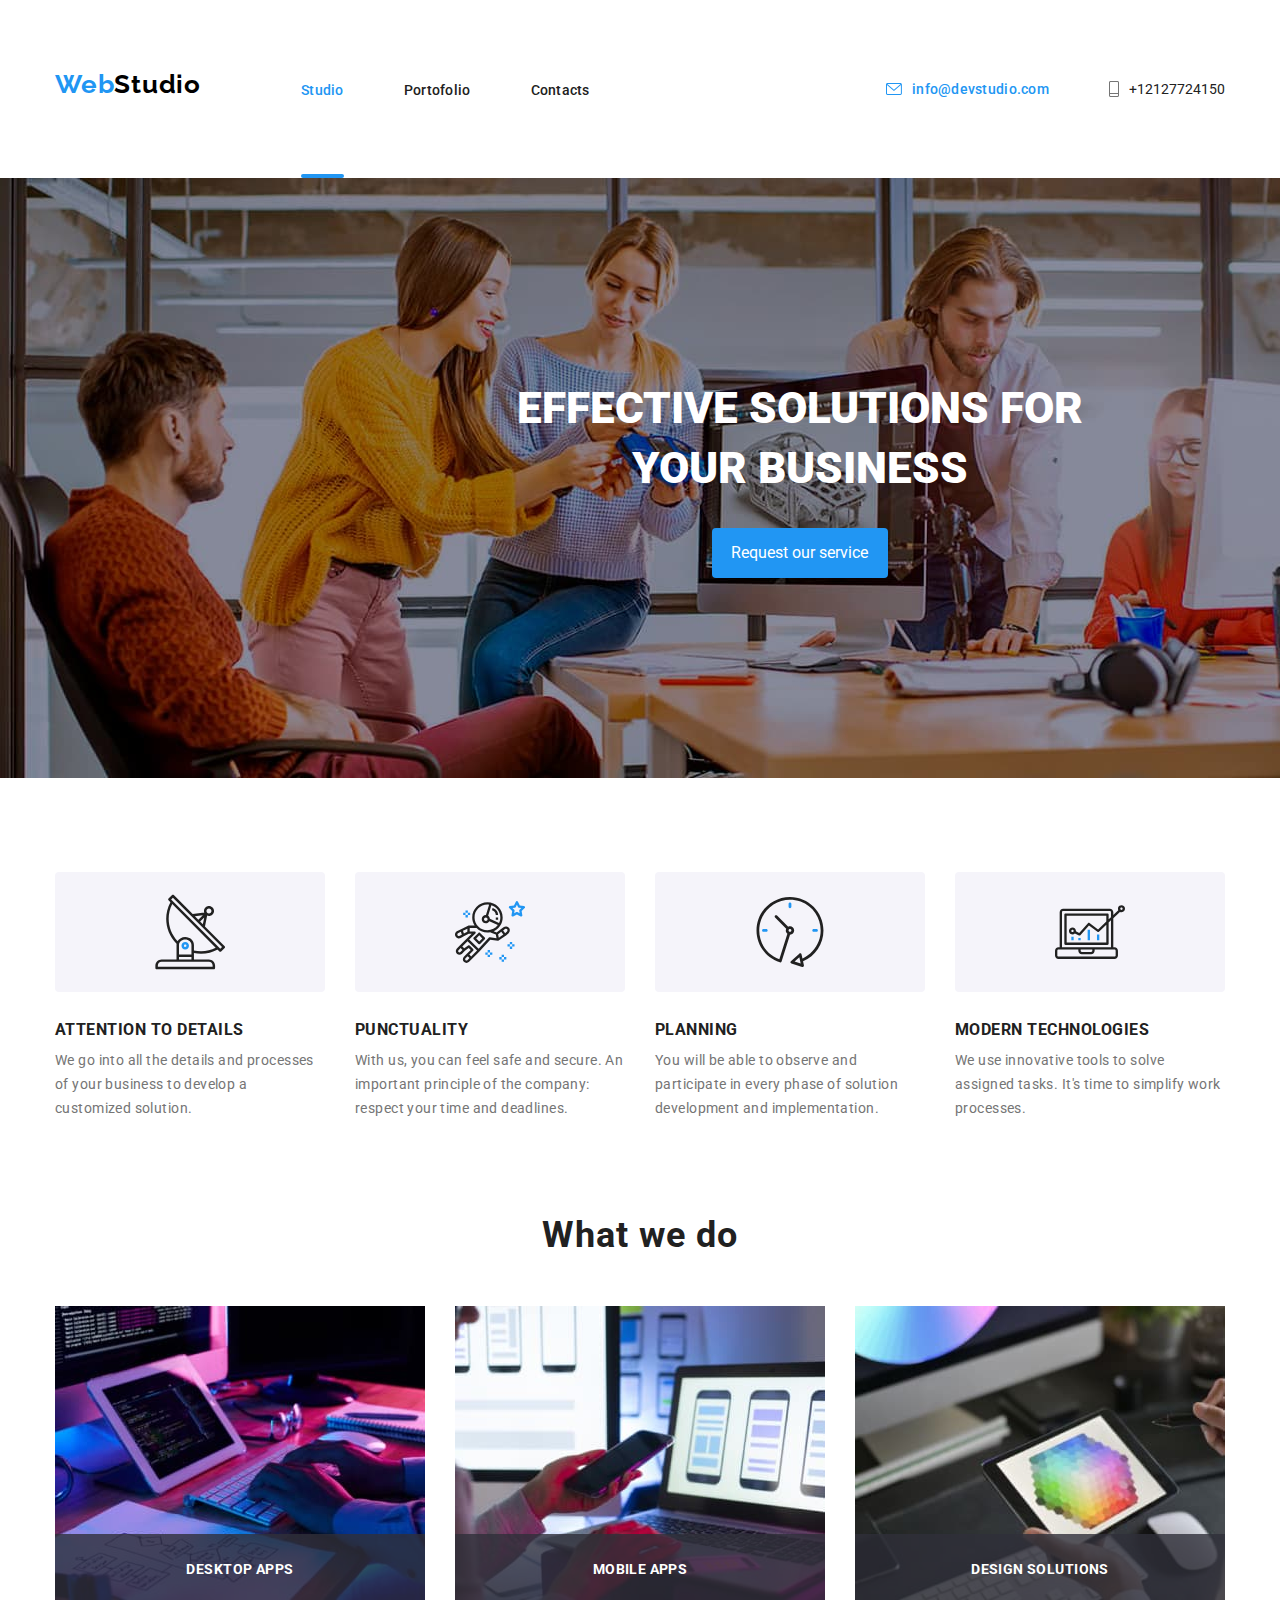
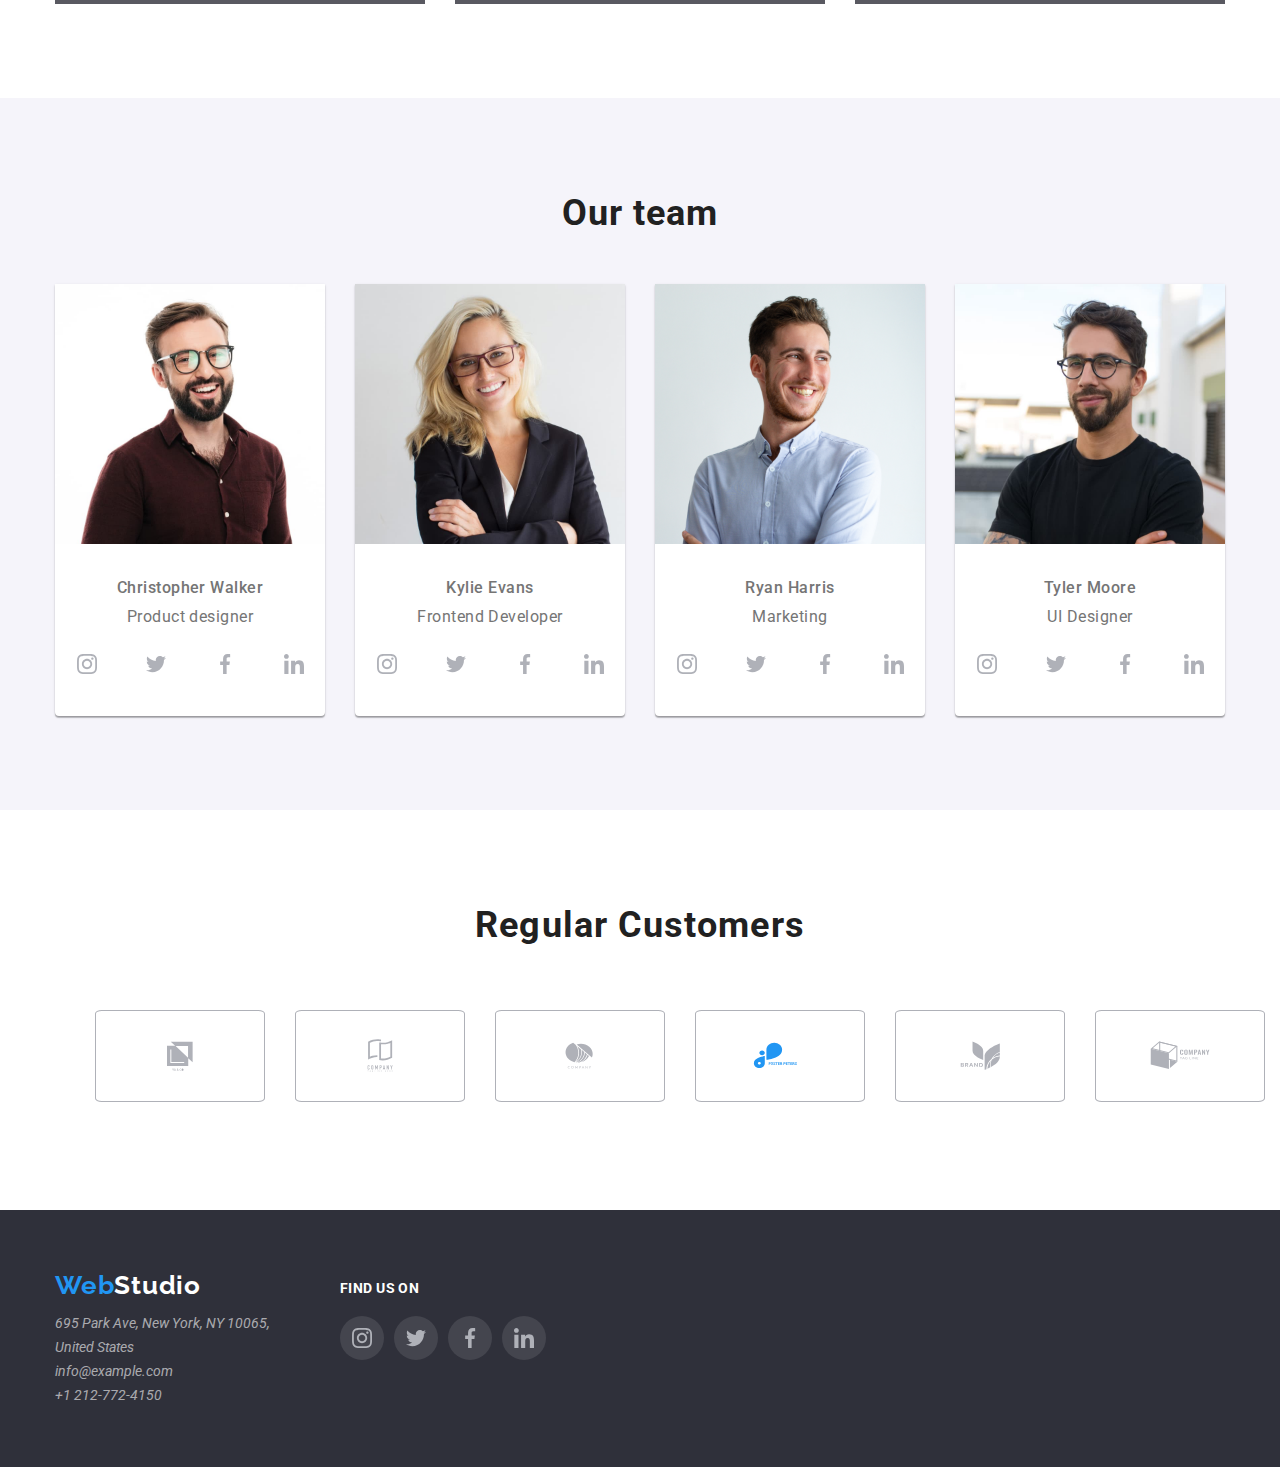
<file: index.html>
<!DOCTYPE html>
<html>
  <head>
    <meta charset="UTF-8" />
    <title>Web Studio</title>
    <link rel="stylesheet" href="./css/styles.css">
    <link rel="stylesheet" href="modern-normalize.css">
   </head>
   
    
    <header class="global-header">
      <div class="container header-container">
      <nav class="nav-container">
        <a class="logo-link" href="./index.html"> <span style="color: #2196F3;">Web</span>Studio</a>
        
      <ul class="navigator-links">
    
      <li class="navigator-link-item" >
        <a class="navigator-link-current-link" href="./index.html" >Studio</a>
      </li>
        <li class="navigator-link-item">
          <a class="navigator-link"href="./portofolio.html">Portofolio</a>
        </li>
        <li class="navigator-link-item">
          <a class="navigator-link"href="/contacts.html">Contacts</a>
        </li>
      </ul>
      </nav>
        <ul class="navigator-contacts">
         <li class ="navigator-link-item">
           <a href = "mailto:info@devstudio.com" class="contact-info-link-current-link" >
           <svg class="contact-icons" width="16" ,height="12">
            <use href="images/icons.svg#icon-mail">

            </use>
           </svg>
           info@devstudio.com
          </a>
         </li>
        
            

          
        </svg>
        
    <li class="navigator-link-item">
      <a href="tel :+12127724150" class="contact-info-link">
        <svg class="contact-icons" width="10" heigh="16">
          <use href ="images/icons.svg#icon-phone">

          </use>
        </svg>
        +12127724150
      </a>
    </li>
  </ul>
        </div>
     
   
     
   
    </header>
    <main>
    <!--Hero-->
    
    <section class="hero">
      <div class ="container hero-container">
      <h1 class="hero-container-font">EFFECTIVE SOLUTIONS FOR <br/>YOUR BUSINESS</h1>
      <button class = "hero-container-button"type="button" data-modal-open>Request our service</button>
    </div>
    </section>
    <!--work details-->
    <section class = "work">
      <div class="container work-container">
        <ul class="list content-list">
          <li class="text-content">
            <div class="service-icon">
              <svg width="70" heigh="70">
                <use href="images/icons.svg#icon-antenna">

                </use>
              </svg>
            </div>
      <h3 class="text-title">ATTENTION TO DETAILS</h3>
      <p class ="text">
      
        We go into all the details and processes 
        of your business to develop a customized solution.
      </p>
      </li>
      <li class ="text-content">
        <div class="service-icon">
          <svg width="70" height="70">
            <use href="images/icons.svg#icon-astronaut">

            </use>
          </svg>
        </div>
      <h3 class="text-title">PUNCTUALITY</h3>
      <p class="text">
        With us, you can feel safe and secure. 
        An important principle of the company: 
        respect your time and deadlines.
      </p>
      </li >
      <li class ="text-content">
        <div class="service-icon">
          <svg width="70" height="70">
            <use href="images/icons.svg#icon-clock">
              
            </use>
          </svg>
        </div>
      <h3 class ="text-title">PLANNING</h3>
      <p class="text">
        You will be able to observe and participate 
        in every phase of solution development and 
        implementation.
      </p>
      <li class ="text-content">
        <div class="service-icon">
          <svg width="70" height="70">
            <use href="images/icons.svg#icon-diagram">
              
            </use>
          </svg>
        </div>
      <h3 class="text-title">MODERN TECHNOLOGIES</h3>
      <p class="text">
        We use innovative tools to solve assigned tasks. 
        It's time to simplify work processes.
      </p>
      </li>
      <ul>
    </div>
    </section>
    <!--what we do-->
    <section class="section section-padding">
      <div class="container flex-container">
      <h2 class ="title">What we do</h2>
      <ul class ="list what-we-do-lists">
        <li class="what-we-do-item">
      <img src="./images/tableta_tastatura.jpg", alt="Tableta + tastatura"
       width="370px" height="294px" class="what-we-do-img"/>
       <p class="what-we-do-txt">DESKTOP APPS</p>
      </li>
       <li class="what-we-do-item">
      <img src="./images/telefon_laptop.jpg", alt="telefon + laptop " width="370px" height="294px" 
      class="what-we-do-img" />
      <p class="what-we-do-txt">MOBILE APPS</p>
    </li>
      <li class="what-we-do-item">
      <img src="./images/tableta_mouse.jpg", alt="telefon + mouse " 
      width="370px" height="294px" class="what-we-do-img" />
      <p class="what-we-do-txt">DESIGN SOLUTIONS</p>
          </li>
         </ul>
       </div>
    </section >
  <!--our team -->

  <section class="section our-team-container">
    <div class="container flex-container">
  <h2 class="title">Our team</h2>
  <ul class="list team-list">
    <li class="team-item">
      <img class ="team-img" src="./images/Christopher Walker Product Designer.jpg" alt= "Product designer"
        width ="270"/>
       <h3 class="team-name"> Christopher Walker</h3>
       <p class="team-title">Product designer</p>
       <ul class="list social-icons-list">
        <li class="social-icon">
          <a href="" class="link social-icon-link">
            <svg width="20" height="20">
              <use href="images/icons.svg#icon-instagram02-2">
              </use>
            </svg>
          </a>
        </li>
       
       <li class="social-icon">
        <a href="" class="link social-icon-link">
          <svg width="20" height="20">
            <use href="images/icons.svg#icon-twitter">

            </use>
          </svg>
        </a>
      </li>
      <li class="social-icon">
        <a href="" class="link social-icon-link">
          <svg width="20" height="20">
            <use href="images/icons.svg#icon-facebook">

            </use>
          </svg>
        </a>
      </li>
      <li class="social-icon">
        <a href="" class="link social-icon-link">
          <svg width="20" height="20">
            <use href="images/icons.svg#icon-linkedin">

                 </use>
               </svg>
            </a>
          </li>
         </ul>
       </li>
    <li class="team-item">
      <img class = "team-img" src="images/Kylie Evans.jpg" 
      alt="Frontend developer" width="270"/>
      <h3 class="team-name">Kylie Evans</h3>
      <p class="team-title">Frontend Developer</p>
      <ul class="list social-icons-list">
      <li class="social-icon">
        <a href="" class="link social-icon-link">
          <svg width="20" height="20">
            <use href="images/icons.svg#icon-instagram02-2">
            </use>
          </svg>
        </a>
      </li>
     
     <li class="social-icon">
      <a href="" class="link social-icon-link">
        <svg width="20" height="20">
          <use href="images/icons.svg#icon-twitter">

          </use>
        </svg>
      </a>
    </li>
    <li class="social-icon">
      <a href="" class="link social-icon-link">
        <svg width="20" height="20">
          <use href="images/icons.svg#icon-facebook">

          </use>
        </svg>
      </a>
    </li>
    <li class="social-icon">
      <a href="" class="link social-icon-link">
        <svg width="20" height="20">
          <use href="images/icons.svg#icon-linkedin">

          </use>
        </svg>
      </a>
    </li>
    </ul>
  </li>
    <li class="team-item">
      <img class="team-img" src="./images/Ryan Harris.jpg" 
      alt="Marketing" width="270"/>
      <h3 class="team-name">Ryan Harris</h3>
      <p class="team-title">Marketing</p>
    <ul class="list social-icons-list">
      <li class="social-icon">
        <a href="" class="link social-icon-link">
          <svg width="20" height="20">
            <use href="images/icons.svg#icon-instagram02-2">
            </use>
          </svg>
        </a>
      </li>
     
     <li class="social-icon">
      <a href="" class="link social-icon-link">
        <svg width="20" height="20">
          <use href="images/icons.svg#icon-twitter">

          </use>
        </svg>
      </a>
    </li>
    <li class="social-icon">
      <a href="" class="link social-icon-link">
        <svg width="20" height="20">
          <use href="images/icons.svg#icon-facebook">

          </use>
        </svg>
      </a>
    </li>
    <li class="social-icon">
      <a href="" class="link social-icon-link">
        <svg width="20" height="20">
          <use href="images/icons.svg#icon-linkedin">

          </use>
        </svg>
      </a>
    </li>
    </ul>
  </li>
    <li class="team-item">
      <img class ="team-img" src="./images/Tyler Moore.jpg" 
      alt="UI Designer" width="270" />
      <h3 class="team-name">Tyler Moore</h3>
      <p class="team-title">UI Designer</p>
      <ul class="list social-icons-list">
        <li class="social-icon">
          <a href="" class="link social-icon-link">
            <svg width="20" height="20">
              <use href="images/icons.svg#icon-instagram02-2">
              </use>
            </svg>
          </a>
        </li>
       
       <li class="social-icon">
        <a href="" class="link social-icon-link">
          <svg width="20" height="20">
            <use href="images/icons.svg#icon-twitter">

            </use>
          </svg>
        </a>
      </li>
      <li class="social-icon">
        <a href="" class="link social-icon-link">
          <svg width="20" height="20">
            <use href="images/icons.svg#icon-facebook">

            </use>
          </svg>
        </a>
      </li>
      <li class="social-icon">
        <a href="" class="link social-icon-link">
          <svg width="20" height="20">
            <use href="images/icons.svg#icon-linkedin">

            </use>
          </svg>
         </a>
        </li>
      </ul>
    </li>
  </ul>
</div>
</section>
    
  <section class="section">
    <div class="container flex-container">
      <h2 class="title">Regular Customers</h2>
      <ul class="regular-customers-list">
        <li class="regular-customers-item">
          <a href="" class="regular-customers-link">
            <svg width="106" height="60">
              <use href="images/icons.svg#icon-Client1">

              </use>
            </svg>
          </a>
        </li>
        <li class="regular-customers-item">
          <a href="" class="regular-customers-link">
            <svg width="106" height="60">
              <use href="images/icons.svg#icon-Client2">
                
              </use>
            </svg>
          </a>
        </li>
        <li class="regular-customers-item">
          <a href="" class="regular-customers-link">
            <svg width="106" height="60">
              <use href="images/icons.svg#icon-Client3">
                
              </use>
            </svg>
          </a>
        </li>
        <li class="regular-customers-item">
          <a href="" class="regular-customers-link">
            <svg width="106" height="60">
              <use href="images/icons.svg#icon-Client4">
                
              </use>
            </svg>
          </a>
        </li>
        <li class="regular-customers-item">
          <a href="" class="regular-customers-link">
            <svg width="106" height="60">
              <use href="images/icons.svg#icon-Client5">
                
              </use>
            </svg>
          </a>
        </li>
        <li class="regular-customers-item">
          <a href="" class="regular-customers-link">
            <svg width="106" height="60">
              <use href="images/icons.svg#icon-Client6">
                
              </use>
            </svg>
          </a>
        </li>
      </ul>
    </div>

  </section>
</main>
<!--Footer-->
  <footer class = "footer">
    <div class="container container-footer">
      <div class="footer-items">
       <a href="" class="logo-link" href="./index.html"> <span style="color: #2196F3;">Web</span><span style="color: #ffffff;">Studio</span></a>
     
        <address>

          <ul class="list">
          <li>
            <a href=""  class="link footer-contacts">695 Park Ave, New York, NY 10065,<br> United States</a>
          </li>
          <li>
            <a href="mailto:info@example.com" class="link footer-contacts ">info@example.com</a>
          </li>
          <li>
            <a href="tel:+1 212-772-4150" class="link footer-contacts"> +1 212-772-4150</a>
          </li>
          </ul>
        </address> 
      </div>
  
  
   <div>
       <p class="find-us-text">FIND US ON</p>
       <ul class="list find-us-icons-list">
       <li class="find-us-icon">
       <a href="" class="link find-us-icon-link">
       <svg width="20" height="20">
       <use href ="images/icons.svg#icon-instagram02-2">

        </use>
      </svg>
   </a>
   </li>
       <li class="find-us-icon">
       <a href="" class="link find-us-icon-link">
       <svg width="20" height="20">
       <use href ="images/icons.svg#icon-twitter">

         </use>
        </svg>
      </a>
    </li>
      <li class="find-us-icon">
      <a href="" class="link find-us-icon-link">
      <svg width="20" height="20">
      <use href ="images/icons.svg#icon-facebook">

          </use>
        </svg>
       </a>
    </li>
       <li class="find-us-icon">
       <a href="" class="link find-us-icon-link">
       <svg width="20" height="20">
       <use href ="images/icons.svg#icon-linkedin">

         </use>
        </svg>
        </a>
      </li>
    </ul>
    </div>
    </div>
  </footer>
  <div class="backdrop is-hidden" data-modal>

    <div class="modal-container">  
        <button class="modal-button " data-modal-close>
            <svg width="11" height="11">
                <use href="images/icons.svg#icon-close"></use>
            </svg>
        </button>
    </div>  
    
</div>
<script src="./js/modal.js"></script>
  </body>
</html>
</file>
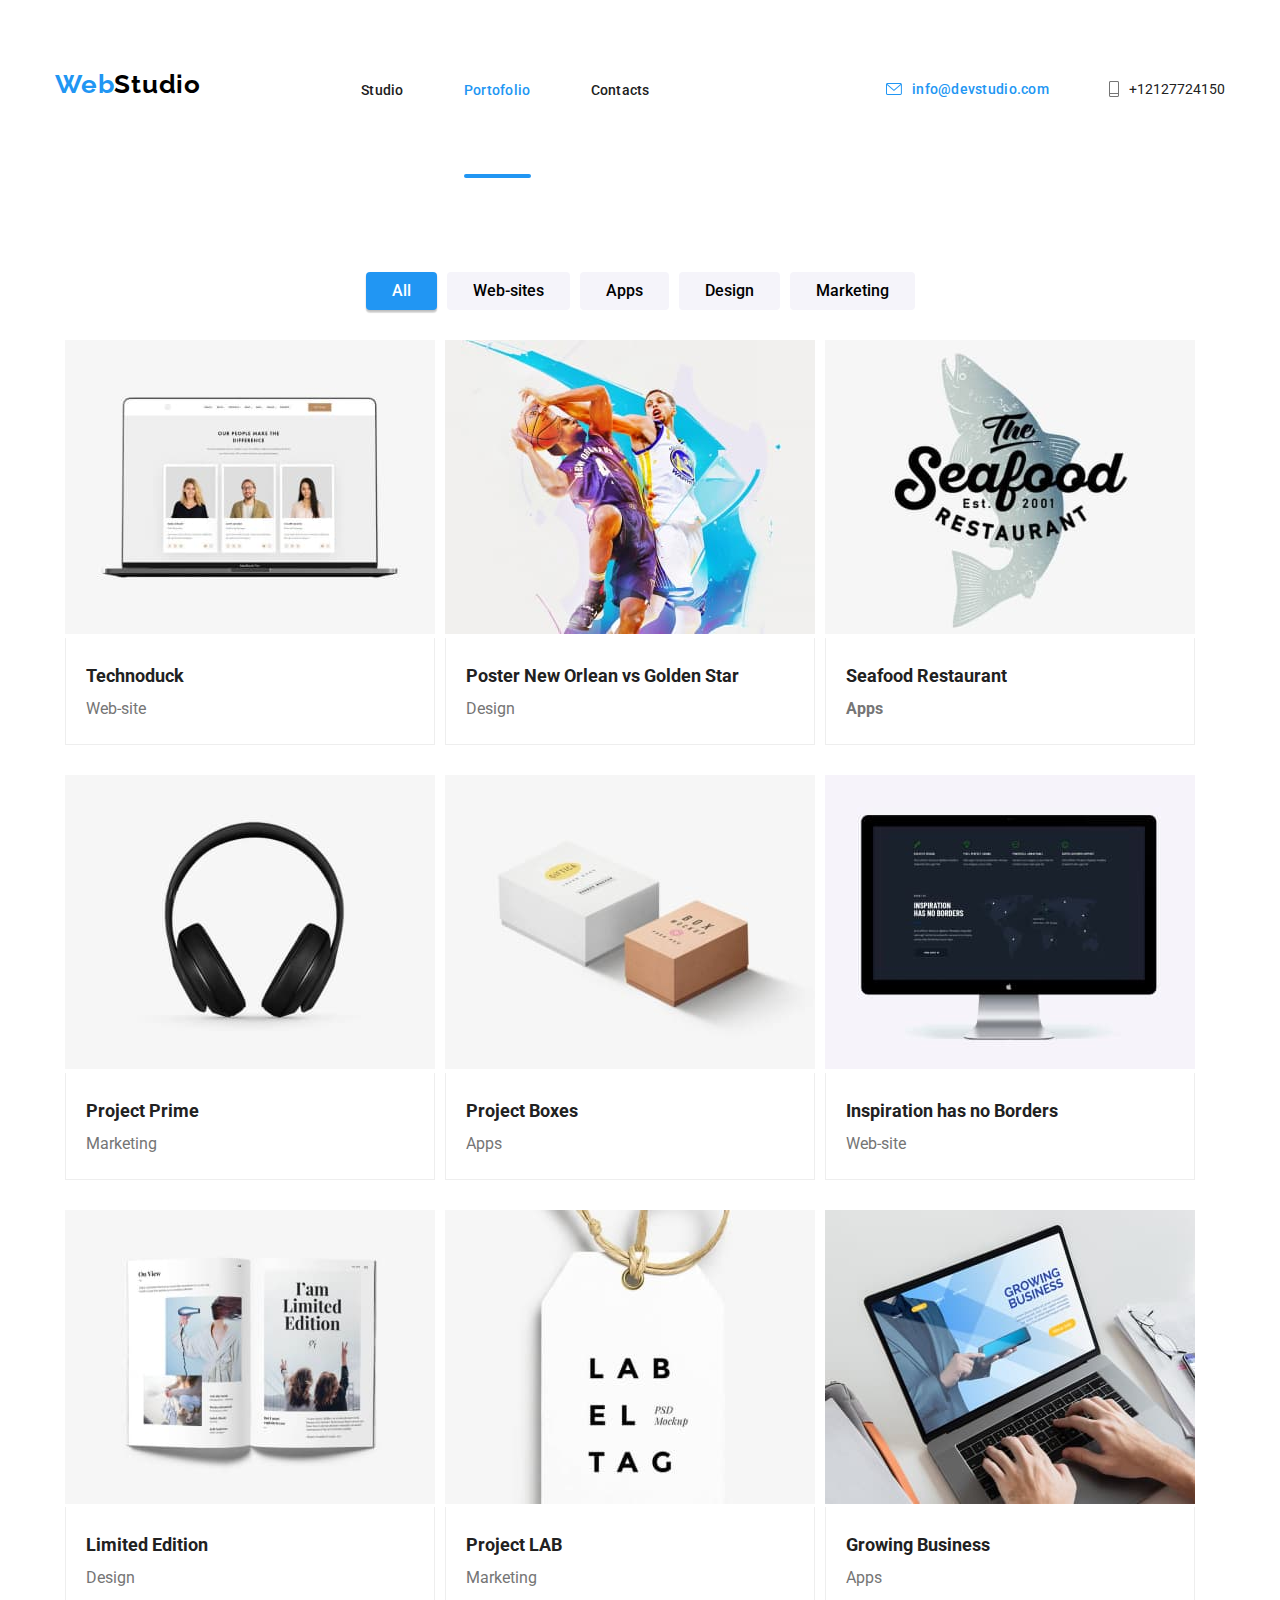
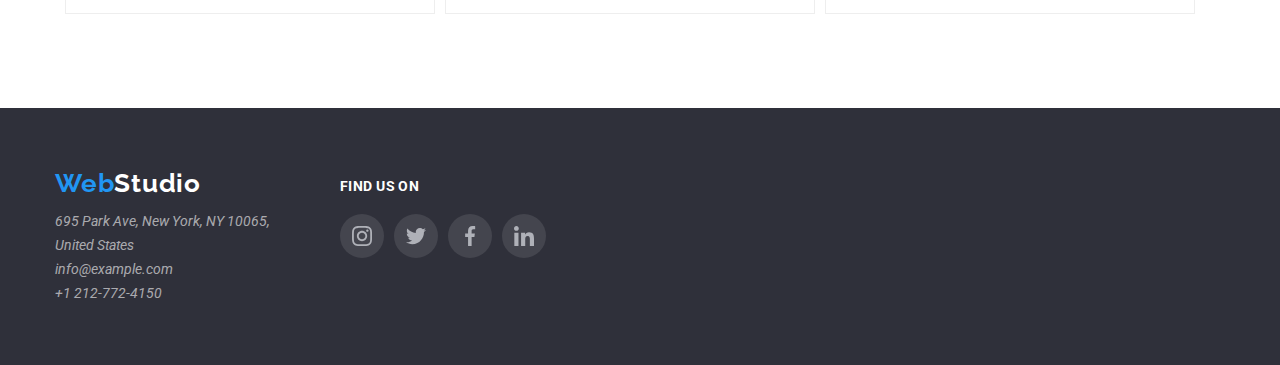
<file: portofolio.html>
<!DOCTYPE html>
<html>
  <head>
    <meta charset="UTF-8" />
    <title>Web Studio</title>
    <link rel="stylesheet" href="./css/styles.css">
    <link rel="stylesheet" href="modern-normalize.css">
   </head>
  <body>
    <header class="global-header">
      <div class="container header-container">
      <nav class="nav-container">
        <a class="logo-link" href="./index.html"> <span style="color: #2196F3;">Web</span>Studio</a>
        
      <ul class="navigator-links">
        <li class="navigator-link-item">
       
      </li>
      <li class="navigator-link-item">
        <a class="navigator-link" href="./index.html" >Studio</a>
      </li>
        <li class="navigator-link-item">
          <a class="navigator-link-current-link"href="./portofolio.html">Portofolio</a>
        </li>
        <li class="navigator-link-item">
          <a class="navigator-link"href="/contacts.html">Contacts</a>
        </li>
      </ul>
      </nav>
        <ul class="navigator-contacts">
         <li class ="navigator-link-item">
           <a href = "mailto:info@devstudio.com" class="contact-info-link-current-link" >
           <svg class="contact-icons" width="16" ,height="12">
            <use href="images/icons.svg#icon-mail">

            </use>
           </svg>
           info@devstudio.com
          </a>
         </li>
        
            

          
        </svg>
        
    <li class="navigator-link-item">
      <a href="tel :+12127724150" class="contact-info-link">
        <svg class="contact-icons" width="10" heigh="16">
          <use href ="images/icons.svg#icon-phone">

          </use>
        </svg>
        +12127724150
      </a>
    </li>
  </ul>
        </div>
     
   
     
   
    </header>
    <main>
<main>
<!--Buttons-->
    <section class="section">
      <div class="container">
        <ul class="list filter">
          <li class="filter-item">
        <button type="button" class="filter-button current-filter">All</button>
        </li>
        <li class="filter-item">
        <button type="button" class="filter-button">Web-sites</button>
      </li>
      <li class="filter-item">
        <button type="button" class="filter-button">Apps</button>
      </li>
      <li class="filter-item">
        <button type="button" class="filter-button">Design</button>
      </li>
      <li class="filter-item">
        <button type="button" class="filter-button">Marketing</button>
      </li>
      </ul>

   
<!--Projects-->
    
      <ul class="list products">
        <li class="product-item">
          <a class="link product-item-link" href="#">
            <div class="overflow-layer">
          <img src="./images/Technoduck.jpg" alt="Technoduck"  width = "370px" height="294px">
          <div class="overlay">
            <p>Technoduck is a state-of-the-art coronavirus distribution platform.
              Companies use this platform for digital espionage and attacks on competitors' secure servers.
            </p>
          </div>
         </div>
          <div class="product-wrapper">
          <h3 class="product-title"> Technoduck</h3>
          <p class="product-description">Web-site</p>
          </div>
          </a>
        </li>

    
        <li class="product-item">
        <a class="link product-item-link" href="#">
          <div class="overflow-layer">
        <img src="./images/sports.jpg" alt ="sports" width = 370px height="294px">
          <div class="overlay">
            <p>Technoduck is a state-of-the-art coronavirus distribution platform.
              Companies use this platform for digital espionage and attacks on competitors' secure servers.
            </p>
          </div>
         </div>
        <div class="product-wrapper">
        <h3 class="product-title">Poster New Orlean vs Golden Star</h3>
        <p class="product-description">Design</p>
            </div>
           </a>
         </li>
        <li class="product-item">
        <a class="link product-item-link" href="#">
          <div class="overflow-layer">
        <img src="./images/seafood.jpg" alt = "seafood" width = 370px height="294px">
        <div class="overlay">
          <p>Technoduck is a state-of-the-art coronavirus distribution platform.
            Companies use this platform for digital espionage and attacks on competitors' secure servers.
          </p>
        </div>
       </div>
        <div class="product-wrapper">
        <h3 class="product-title">Seafood Restaurant <h3>
        <p class="product-description">Apps</p>
           </div>
          </a>
      </li>
      <li class="product-item">
        <a class="link product-item-link" href="#">
          <div class="overflow-layer">
        <img src="./images/headsets.jpg" >
        <div class="overlay">
          <p>Technoduck is a state-of-the-art coronavirus distribution platform.
            Companies use this platform for digital espionage and attacks on competitors' secure servers.
          </p>
        </div>
       </div>
        <div class="product-wrapper">
        <h3 class="product-title">Project Prime</h3>
        <p class="product-description">Marketing</p>
      </div>
        </a>
      </li>
      <li class="product-item">
        <a class="link product-item-link" href="#">
          <div class="overflow-layer">
        <img src ="./images/boxes.jpg"alt = "boxes" width = 370px height="294px">
        <div class="overlay">
          <p>Technoduck is a state-of-the-art coronavirus distribution platform.
            Companies use this platform for digital espionage and attacks on competitors' secure servers.
          </p>
        </div>
       </div>
        <div class="product-wrapper">
        <h3 class="product-title">Project Boxes</h3>
        <p class="product-description">Apps</p>
       </div>
        </a>
      </li>
      <li class="product-item">
        <a class="link product-item-link" href="#">
          <div class="overflow-layer">
        <img src ="./images/monitor.jpg" alt ="monitor" width = 370px height="294px">
        <div class="overlay">
          <p>Technoduck is a state-of-the-art coronavirus distribution platform.
            Companies use this platform for digital espionage and attacks on competitors' secure servers.
          </p>
        </div>
       </div>
        <div class="product-wrapper">
        <h3 class="product-title">Inspiration has no Borders</h3>
        <p class="product-description">Web-site</p>
      </div>
        </a>
      </li>
      <li class="product-item">
        <a class="link product-item-link" href="#">
          <div class="overflow-layer">
        <img src = "images/book.jpg" alt ="book" width = 370px height="294px">
        <div class="overlay">
          <p>Technoduck is a state-of-the-art coronavirus distribution platform.
            Companies use this platform for digital espionage and attacks on competitors' secure servers.
          </p>
        </div>
       </div>
        <div class="product-wrapper">
        <h3 class="product-title">Limited Edition</h3>
        <p class="product-description">Design</p>
      </div>
        </a>
      </li>
      <li class="product-item">
        <a class="link product-item-link" href="#">
          <div class="overflow-layer">
        <img src ="images/label.jpg"alt ="label" width = 370px height="294px">
        <div class="overlay">
          <p>Technoduck is a state-of-the-art coronavirus distribution platform.
            Companies use this platform for digital espionage and attacks on competitors' secure servers.
          </p>
        </div>
       </div>
        <div class="product-wrapper">
        <h3 class="product-title">Project LAB</h3>
        <p class="product-description">Marketing</p>
      </div>
    </a>
      </li>
      <li class="product-item">
        <a class="link product-item-link" href="#">
          <div class="overflow-layer">
        <img src="./images/laptop.jpg" alt ="laptop" width = 370px height="294px">
        <div class="overlay">
          <p>Technoduck is a state-of-the-art coronavirus distribution platform.
            Companies use this platform for digital espionage and attacks on competitors' secure servers.
          </p>
        </div>
       </div>
        <div class="product-wrapper">
        <h3 class="product-title">Growing Business</h3>
        <p class="product-description">Apps</p>
          </div>
        </a>
        </li>
      </ul>
    </div>
    </section>
  </main>

    <!--footer-->
    <footer class = "footer">
      <div class="container container-footer">
        <div class="footer-items">
         <a href="" class="logo-link" href="./index.html"> <span style="color: #2196F3;">Web</span><span style="color: #ffffff;">Studio</span></a>
       
          <address>
  
            <ul class="list">
            <li>
              <a href=""  class="link footer-contacts">695 Park Ave, New York, NY 10065,<br> United States</a>
            </li>
            <li>
              <a href="mailto:info@example.com" class="link footer-contacts ">info@example.com</a>
            </li>
            <li>
              <a href="tel:+1 212-772-4150" class="link footer-contacts"> +1 212-772-4150</a>
            </li>
            </ul>
          </address> 
        </div>
    
    
     <div>
         <p class="find-us-text">FIND US ON</p>
         <ul class="list find-us-icons-list">
         <li class="find-us-icon">
         <a href="" class="link find-us-icon-link">
         <svg width="20" height="20">
         <use href ="images/icons.svg#icon-instagram02-2">
  
          </use>
        </svg>
     </a>
     </li>
         <li class="find-us-icon">
         <a href="" class="link find-us-icon-link">
         <svg width="20" height="20">
         <use href ="images/icons.svg#icon-twitter">
  
           </use>
          </svg>
        </a>
      </li>
        <li class="find-us-icon">
        <a href="" class="link find-us-icon-link">
        <svg width="20" height="20">
        <use href ="images/icons.svg#icon-facebook">
  
            </use>
          </svg>
         </a>
      </li>
         <li class="find-us-icon">
         <a href="" class="link find-us-icon-link">
         <svg width="20" height="20">
         <use href ="images/icons.svg#icon-linkedin">
  
           </use>
          </svg>
          </a>
        </li>
      </ul>
      </div>
      </div>
    </footer>
    </body>
  </html>
</file>
<file: css/styles.css>
@import url('https://fonts.googleapis.com/css2?family=Raleway:wght@700&family=Roboto:wght@400;500;700;900&display=swap');
h1,h2,h3,h4,h5,h6,p { margin: 0;}
html { 
    box-sizing: border-box;
}
*,*::after,*::before { 
    box-sizing: inherit;
}
:root{
    --link-color: #212121;
    --text-color: #757575;
    --link-color_hover: #2196F3;
    --button-color_hover:#188CE8;


}

    .logo-link {
        font-style: normal;
        font-family: "Raleway";
        font-weight: 700;
        font-size: 26px;
        line-height: 31px;
        letter-spacing: 0.03em;
        text-decoration: none;
        color: #000;
        display: block;
        margin-bottom: 10px;
      
    }
.global-header{
        border-bottom: 1px;solid #ECECEC;
    }
.navigator-links{
list-style-type: none;
font-family: 'Roboto';
font-style: normal;
font-weight: 500;
font-size: 14px;
line-height: 16px;
letter-spacing: 0.02em;
color: #212121;
padding: 32px 0px 31px 0px;
display: block;


}

.navigator-link{
    color: var(--link-color);
    text-decoration: none;
}

.navigator-link:hover,
.navigator-link:focus,
.navigator-link:active{
    color: var(--link-color_hover);
}

.navigator-link-current-link
{
position: relative;
text-decoration: none;
color: #2196F3;
}

.navigator-link-current-link::after{
    content: "";
    height: 4px;
    width: 100%;
    border-radius: 2px;
    background-color: #2196F3;
    position: absolute;
    left: 0;
    bottom: -80px;

}

.contact-info-link-current-link{
font-family: 'Roboto';
font-style: normal;
font-weight: 500;
font-size: 14px;
line-height: 16px;
letter-spacing: 0.02em;
text-decoration: none;
color: #2196F3;
display: flex;
align-items: center;

}
.contact-info-link{
    text-decoration: none;
    color: var(--link-color);
    display: flex;
    align-items: center;
    
}
.contact-info-link-current-link a{
    list-style-type: none;
}
.service-icon{
    width: 270px;
    height: 120px;
    display: flex;
    align-items: center;
    justify-content: center;
    background: #F5F4FA;
    border-radius: 4px;
    margin-bottom: 30px;
}
.contact-info-link:hover,
.contact-info-link:focus,
.contact-info-link:active{
    color: var(--link-color_hover);
}

.backdrop{
    display: flex;
    background: rgba(0, 0, 0, 0.2);
    height: 100%;
    width: 100%;
    position: fixed;
    top: 0;
    left: 0;
    align-items: center;
    justify-content: center;
    opacity: 100%;
    visibility: visible;
    transition:  opacity 250ms cubic-bezier(0.4, 0, 0.2, 1),  visibility 250ms cubic-bezier(0.4, 0, 0.2, 1) ;
  
  }

  .is-hidden{
    opacity: .0;
    pointer-events: none;
    visibility: hidden;
  }
  .modal-container{
    position:relative;
    width: 528px;
    height: 581px;
    background-color: #FFFFFF;
    box-shadow: 0px 1px 3px rgba(0, 0, 0, 0.12), 0px 1px 1px rgba(0, 0, 0, 0.14),
    0px 2px 1px rgba(0, 0, 0, 0.2);
    border-radius: 4px;
  }
  .modal-button{
    position: absolute;
    top: 8px;
    right: 8px;
    background: #ffffff;
    width: 30px;
    height: 30px;
    border-radius: 100%;
    border: 1px solid rgba(0, 0, 0, 0.1);;
    transition:  color 250ms cubic-bezier(0.4, 0, 0.2, 1);
    color: black;
    display: flex;
    justify-content: center;
    align-items: center;
  }

  .modal-button:hover,
  .modal-buttonfocus{
    color: #2196F3;
    cursor: pointer;
  }
.modal-button svg {
    fill:currentColor
}
.container{
    width: 1200px;
    margin: 0 auto;
    padding: 0 15px;
    

}
.header-container{
    display: flex;
    justify-content:space-between;
    
    
}
.nav-container{
    display: flex;
    justify-content: space-between;
    align-items: center;
    


}
.navigator-links{
    display: flex;
    margin-left: 100px;
   
}
.navigator-link-item:not(:last-child){
    margin-right: 60px;
}
.navigator-contacts{
    list-style-type: none;
    display: flex;
    justify-content: space-between;
    align-items: center;
    
}
.contact-info-link-current-link .contact-info-link{
    font-weight: 500;
    color: #757575;
    padding: 32px 0 31px 0px;
    
}
.nav-container-item:not(:last-child){
        margin-right: 50px}
.section{
    padding :94px 0px
}
.section-padding{
        padding-top: 0px;
}
.hero{
    padding: 200px 0 200px 0px;
    background-color: #2f303a;
    background: linear-gradient(rgba(47, 48, 58, 0.4), );
    background: url(../images/hero_bg.jpg);
    background-size: cover;
}
    
.hero-container{
    align-items: center;
    display: flex;
    flex-direction: column;
    width: 1600px;
   
}

.hero-container-font{
    font-family:"Roboto";
    font-weight: 900;
    font-size: 44px;
    line-height: 60px;
    letter-spacing: 6%;
    text-align: center;
    margin-bottom: 30px;
    color: #FFFFFF;
    height: 120px;
}
.hero-container-button{
    background-color:#2196F3;
    padding: 10px 20px 10px 19px;
    color: #FFFFFF;
    font-family:"Roboto";
    weight: 700;
    font-size: 16px;
    line-height: 30px;
    border: none;
    border-radius: 4px;
    cursor: pointer;
    box-shadow: 0px 4px 4px rgba(0, 0, 0, 0.15)
}
.hero-container-button:hover, .hero-container-button:focus, .hero-container-button:active{
    background:var(--button-color_hover);
}

.work{
    padding: 94px 0px;
}
.content-list{
    display: flex;
}
.text-title{
    color: #212121;
    margin: 0px;
    font-weight: 700;
    line-height: 16px;
    letter-spacing: 0.03em;
    text-transform: uppercase;
    margin-bottom: 10px;
    line-height: 16px;
}

.text{
    margin: 0px;
    letter-spacing: 0.03em;
    line-height:24px ;
    color:#757575;
    
}
.text-content:not(:last-child){
    margin-right: 30px;
}
.content-list:not(:last-child){
    margin-right: 30px;
}
.content-list{
    list-style-type: none;
}

.what-we-do-lists{
    display: flex;
    list-style-type: none;
}

.what-we-do-txt{
    position: absolute;
    padding: 27px 27px;
    bottom: 0px;
    width: 100%;
    text-align: center;
    background: rgba(47, 48, 58, 0.8);
    letter-spacing: 0.03em;
    text-transform: uppercase;
    color: #FFFFFF;
    font-weight:  700;
    line-height: 16px;
    
}
.what-we-do-item:not(:last-child){
    margin-right: 30px;
}
.what-we-do-item{
    position: relative;
}
.title{
    margin: 0px;
    margin-bottom: 50px;
    font-weight: 700px;
    font-size: 36px;
    line-height: 42px;
    text-align: center;
    letter-spacing: 0.03em;
    color: #212121;
}
.our-team-container ul{
list-style:  none;
}
.our-team-container{
    background: #F5F4FA;
    
}
.team-list{
    display: flex;
   
    
}
.team-item:not(:last-child){
    margin-right: 30px;
}
.team-item{
    background: #FFFFFF;
    box-shadow: 0px 1px 3px rgba(0, 0, 0, 0.12), 0px 1px 1px rgba(0, 0, 0, 0.14), 0px 2px 1px rgba(0, 0, 0, 0.2);
    border-radius: 0px 0px 4px 4px;
    padding-bottom: 30px;
    
    

}
.team-name{
    
    font-weight: 500;
    font-size: 16px;
    line-height: 19px; 
    text-align: center;
    letter-spacing: 0.03em;
    margin-bottom: 10px;
 
}
.team-title{
    margin-bottom: 16px;
    font-size: 16px;
    line-height: 19px;
    text-align: center;
    letter-spacing: 0.03em;
    color: #757575;
}
.team-img{
    margin-bottom: 30px;

}
.link { 
    text-decoration: none; 
    color: inherit;
}


.social-icons-list{
    display: flex;
    margin:  auto 30px;
   
   
}
.social-icon-link svg{
    fill:currentColor;

}
.social-icon-link{
        color: #afb1b8;
        width: 44px;
        height: 44px;
        display: flex;
        align-items: center;
        justify-content: center;
        border-radius: 100%;
        margin-left: 10px;
      
}
.social-icon-link:hover ,.social-icon-link:focus{
    background-color: #2196F3;
    color:white;
}
.social-icon:not(:last-child){
    margin-right: 15px;
}
.flex-container{
    display: flex;
    flex-direction: column;
}

.footer{
    background-color:#2f303a;
    padding-top: 60px;
    padding-bottom: 60px;
}
.footer-logo{
    margin-bottom: 10px;
}

.container-footer{
display:flex;
justify-content: left;
}
.footer-contacts{
    color: rgba(255, 255, 255, 0.6);   
    line-height: 24px; 
}
.footer-items{
    margin-right: 70px;
}
.product-description{
    font-size: 16px;
    line-height: 30px;
    color: #757575;
    margin: 0;
}
.products{
list-style-type: none;
}
.filter{
    list-style: none;
}
.product-title{
    color: #212121;
    margin: 0;
    font-weight: 700;
    font-size: 18px;
    line-height: 36px;
}
.filter{
    display: flex;
    align-items: center;
    justify-content: center;
    margin-bottom: 50px;

}
h1,h3{
    font family:var(--link-color);}
    
.filter-item:not(:last-child){
    margin-right:  10px;
}


.filter-button.current-filter{
    background-color: #2196F3;
    color:white;
    box-shadow:0px 3px 1px rgba(0, 0, 0, 0.1), 0px 1px 2px rgba(0, 0, 0, 0.08), 0px 2px 2px rgba(0, 0, 0, 0.12);
}
.filter-button:hover,.filter-button:focus{
    outline: none;
    background-color: #2196F3;
    color: white;
    box-shadow: 0px 3px 1px rgba(0, 0, 0, 0.1), 0px 1px 2px rgba(0, 0, 0, 0.08), 0px 2px 2px rgba(0, 0, 0, 0.12);
}
.filter-button{
    background-color: #F5F4FA;
    padding:6px 26px;
    border: none;
    font-family: "Roboto";
    font-weight: 500;
    border-radius: 4px;
    line-height: 26px;
    font-size: 16px;
    cursor: pointer;
}
body{
        font-family:"Roboto","sans-serif";
        font-weight: 400;
        font-style:normal;
        font-size: 14px;
        line-height: 1.2;
        color: var(--text-color);
}

.products{
    display: flex;
    flex-wrap: wrap;
    margin-top: -30px;
    margin-left: -30px;
}
.product-item{
    margin-top: 30px;
    margin-left: 10px;
   
}
.product-item-link{
    display: block;
}

.product-item-link:hover,.product-item-link:focus{
    background: #FFFFFF;
    outline: none;
    box-shadow: 0px 1px 1px rgba(0, 0, 0, 0.12), 0px 4px 4px rgba(0, 0, 0, 0.06), 1px 4px 6px rgba(0, 0, 0, 0.16);
}
.contact-icons{
    fill:currentColor;
    margin-right: 10px;
}
.product-wrapper{
    padding: 20px;
    border: 1px solid  #EEEEEE;
    border-top:none;
}
.section-regular-customers{
    margin: 94px auto;
}
.regular-customers-list{
    display: flex;
  

}
.regular-customers-list{
    list-style-type: none;
}

.regular-customers-item:not(:last-child){
    margin-right: 30px;
}
.regular-customers-link:hover,.regular-customers-link:focus{
    color: #2196F3;
    border-color: #2196F3;
}
.regular-customers-link{
    color: #afb1b8;
    width: 170px;
    height: 92px;
    display: flex;
    align-items: center;
    justify-content: center;
    border:1px solid#afb1b8;
    border-radius: 4%;
    background: rgba(255, 255, 255, 0.1)
}
.find-us-text{
    color: white;
    font-weight: 700;
    line-height: 16px;
    letter-spacing: 0.03em;
    text-transform: uppercase;
    margin-bottom: 20px;
    margin-top: 10px;
}
.find-us-icon-link svg{
    fill:currentColor;
}
.find-us-icon-link{
    color:white;
    width: 44px;
    height: 44px;
    display: flex;
    align-items: center;
    justify-content: center;
    border-radius: 100%;
    background: rgba(255, 255, 255, 0.1);
}

.find-us-icons-list{
    display: flex;
}
.find-us-icon-link:hover, .find-us-icon-link:focus{
    background-color: #2196F3;
}
.find-us-icon:not(:last-child){
    margin-right: 10px;

}
.list{
    list-style: none;
    padding: 0;
    margin: 0;
}
.overflow-layer{
    position: relative;
    overflow: hidden;
}
.overlay {
    position: absolute;
    top: 0;
    left: 0;
    width: 100%;
    height: 100%;
    background: rgba(33, 150, 243, 0.9);
    transform: translatey(100%);
    transition:   transform 250ms cubic-bezier(0.4, 0, 0.2, 1);
  }
  .overlay > p {
    margin:  63px 24px;
    color: #fff;
    font-size: 18px;
    line-height: 28px;
    letter-spacing: 0.03em;
  }
  .product-item-link:hover .overlay{
    transform: translatey(0);
  }
</file>
